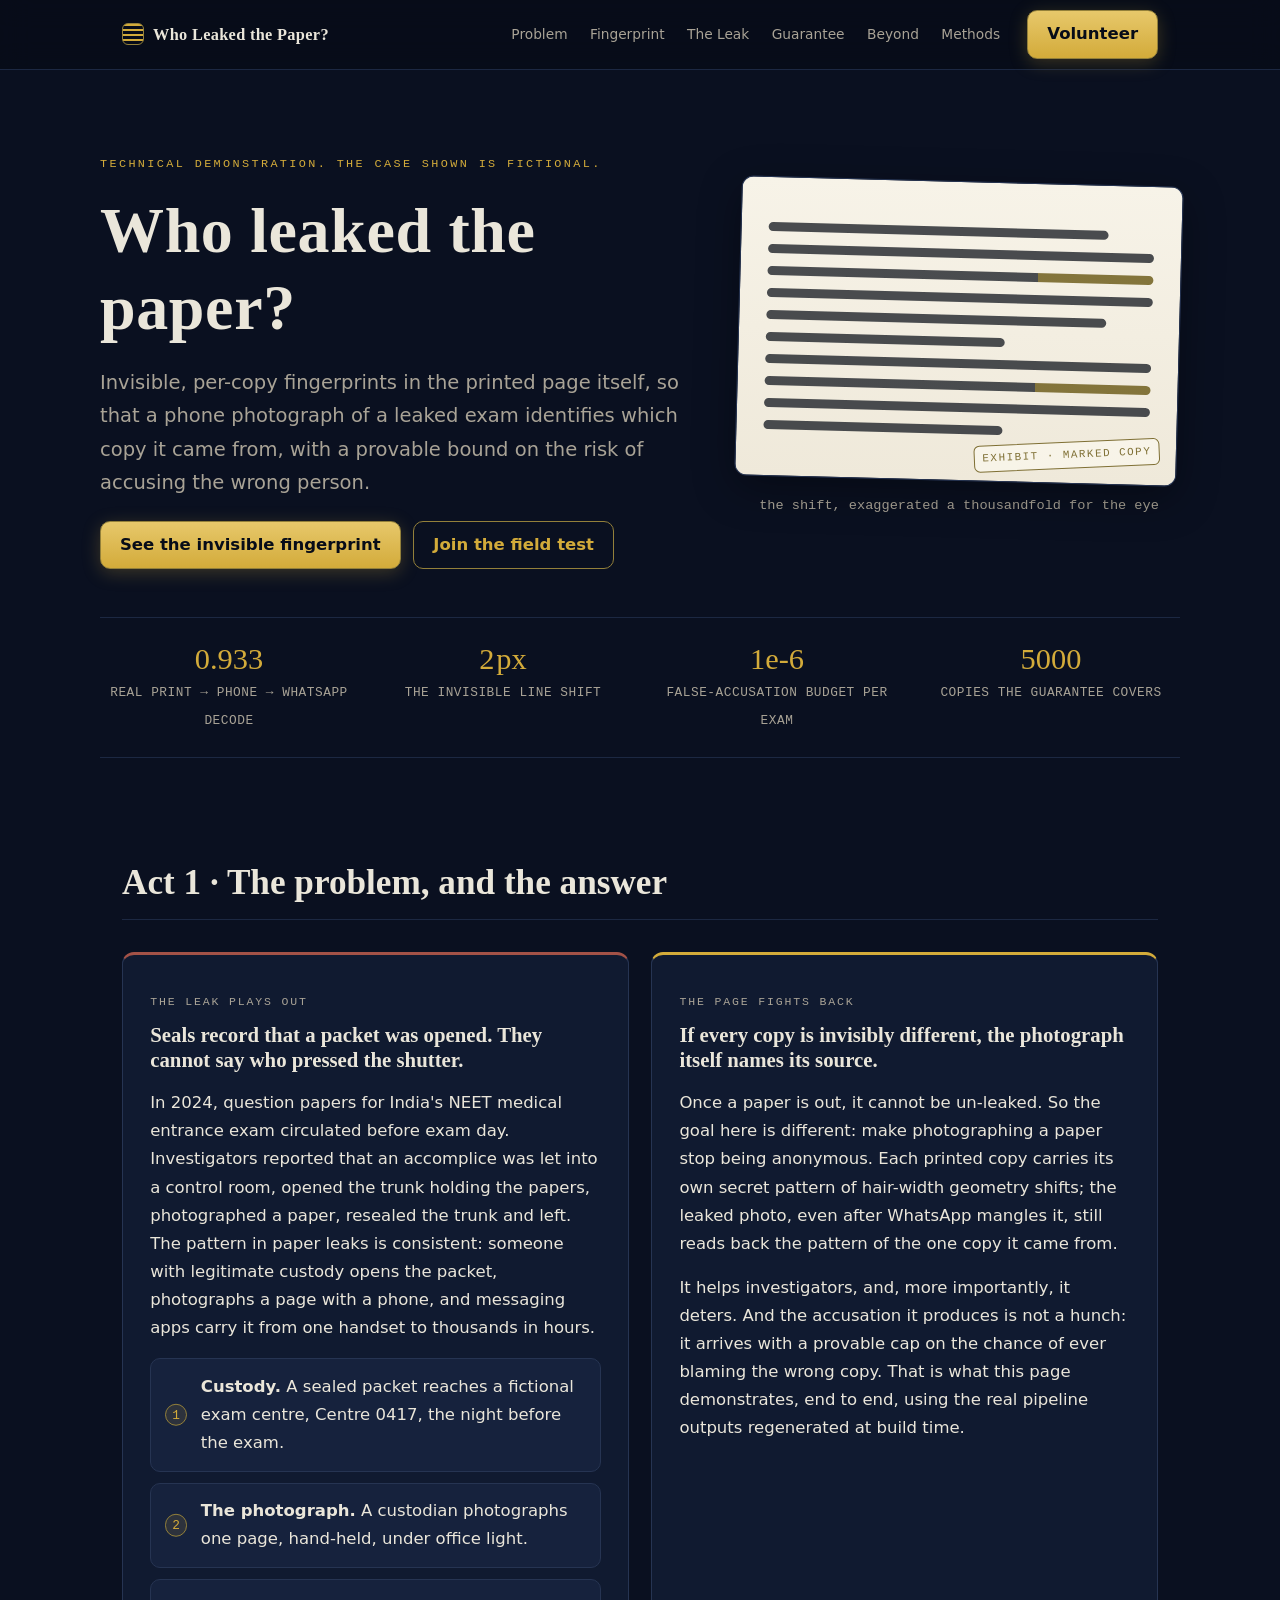
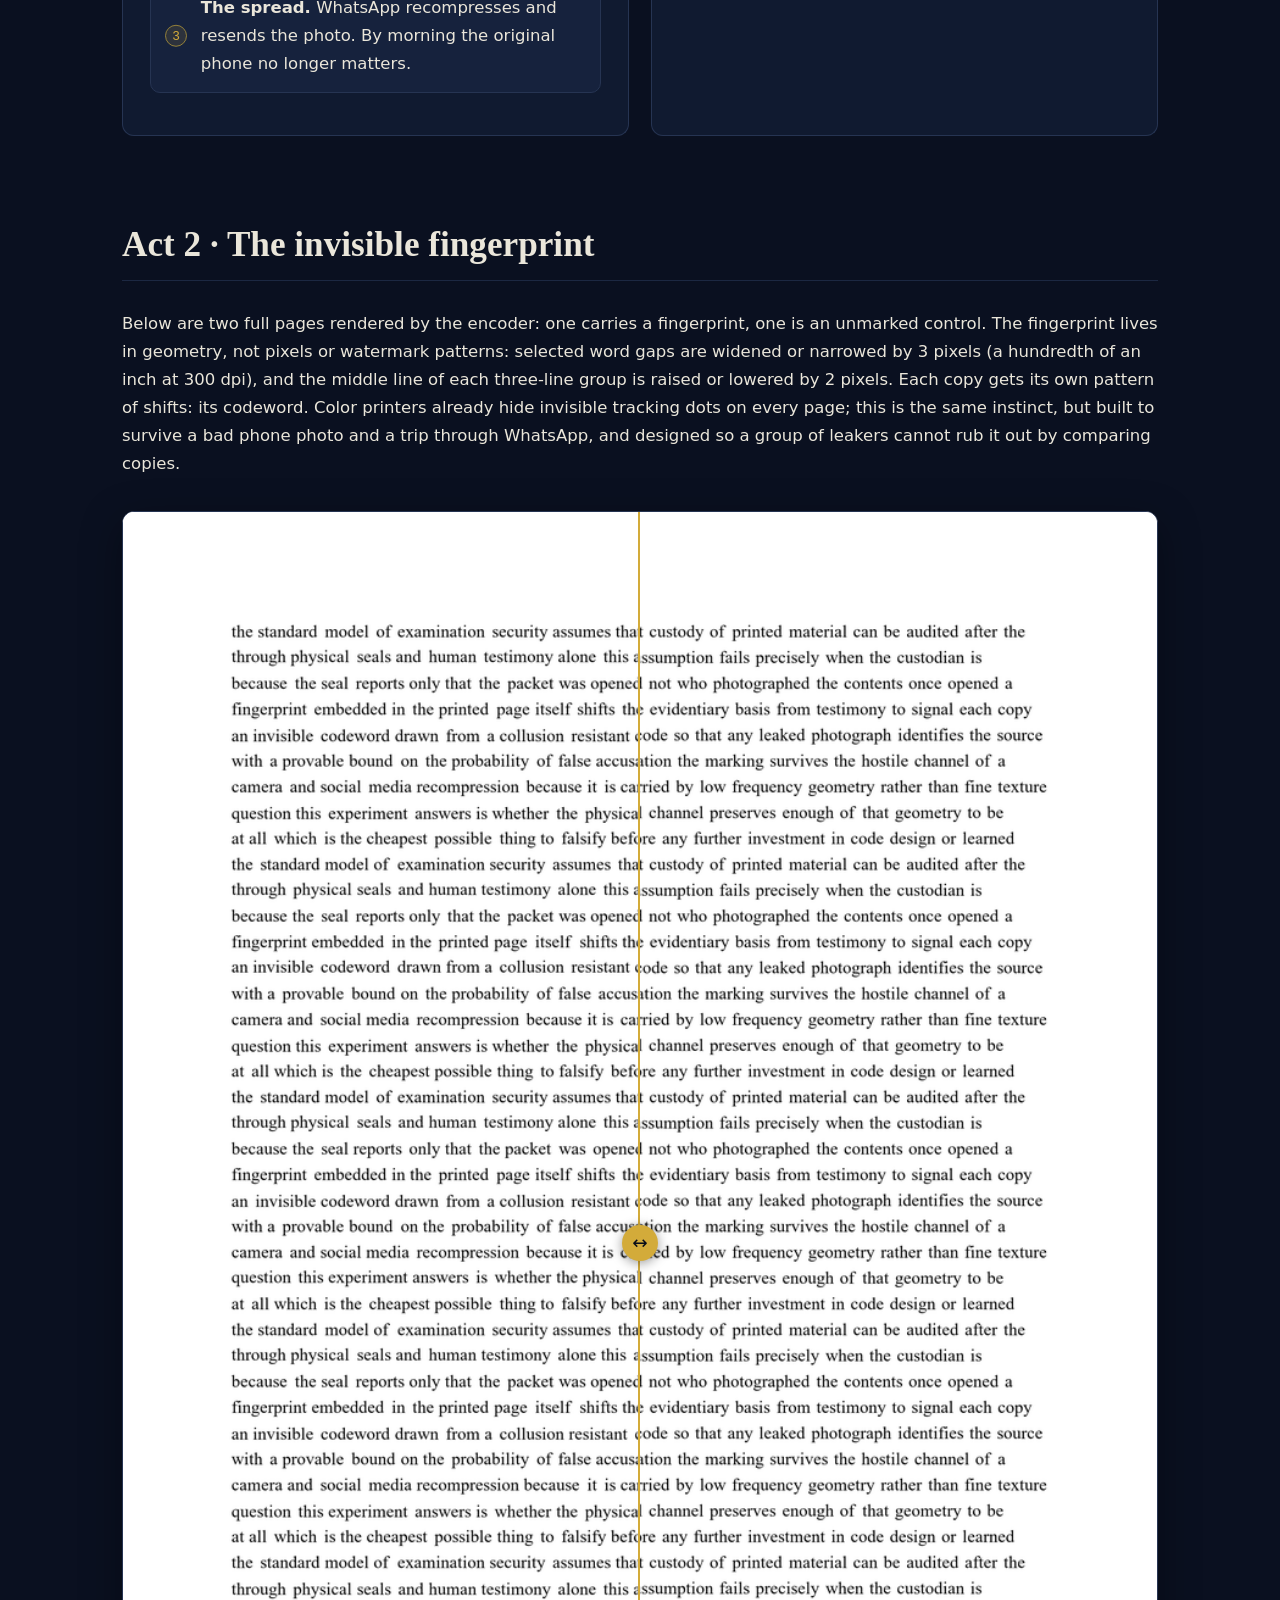
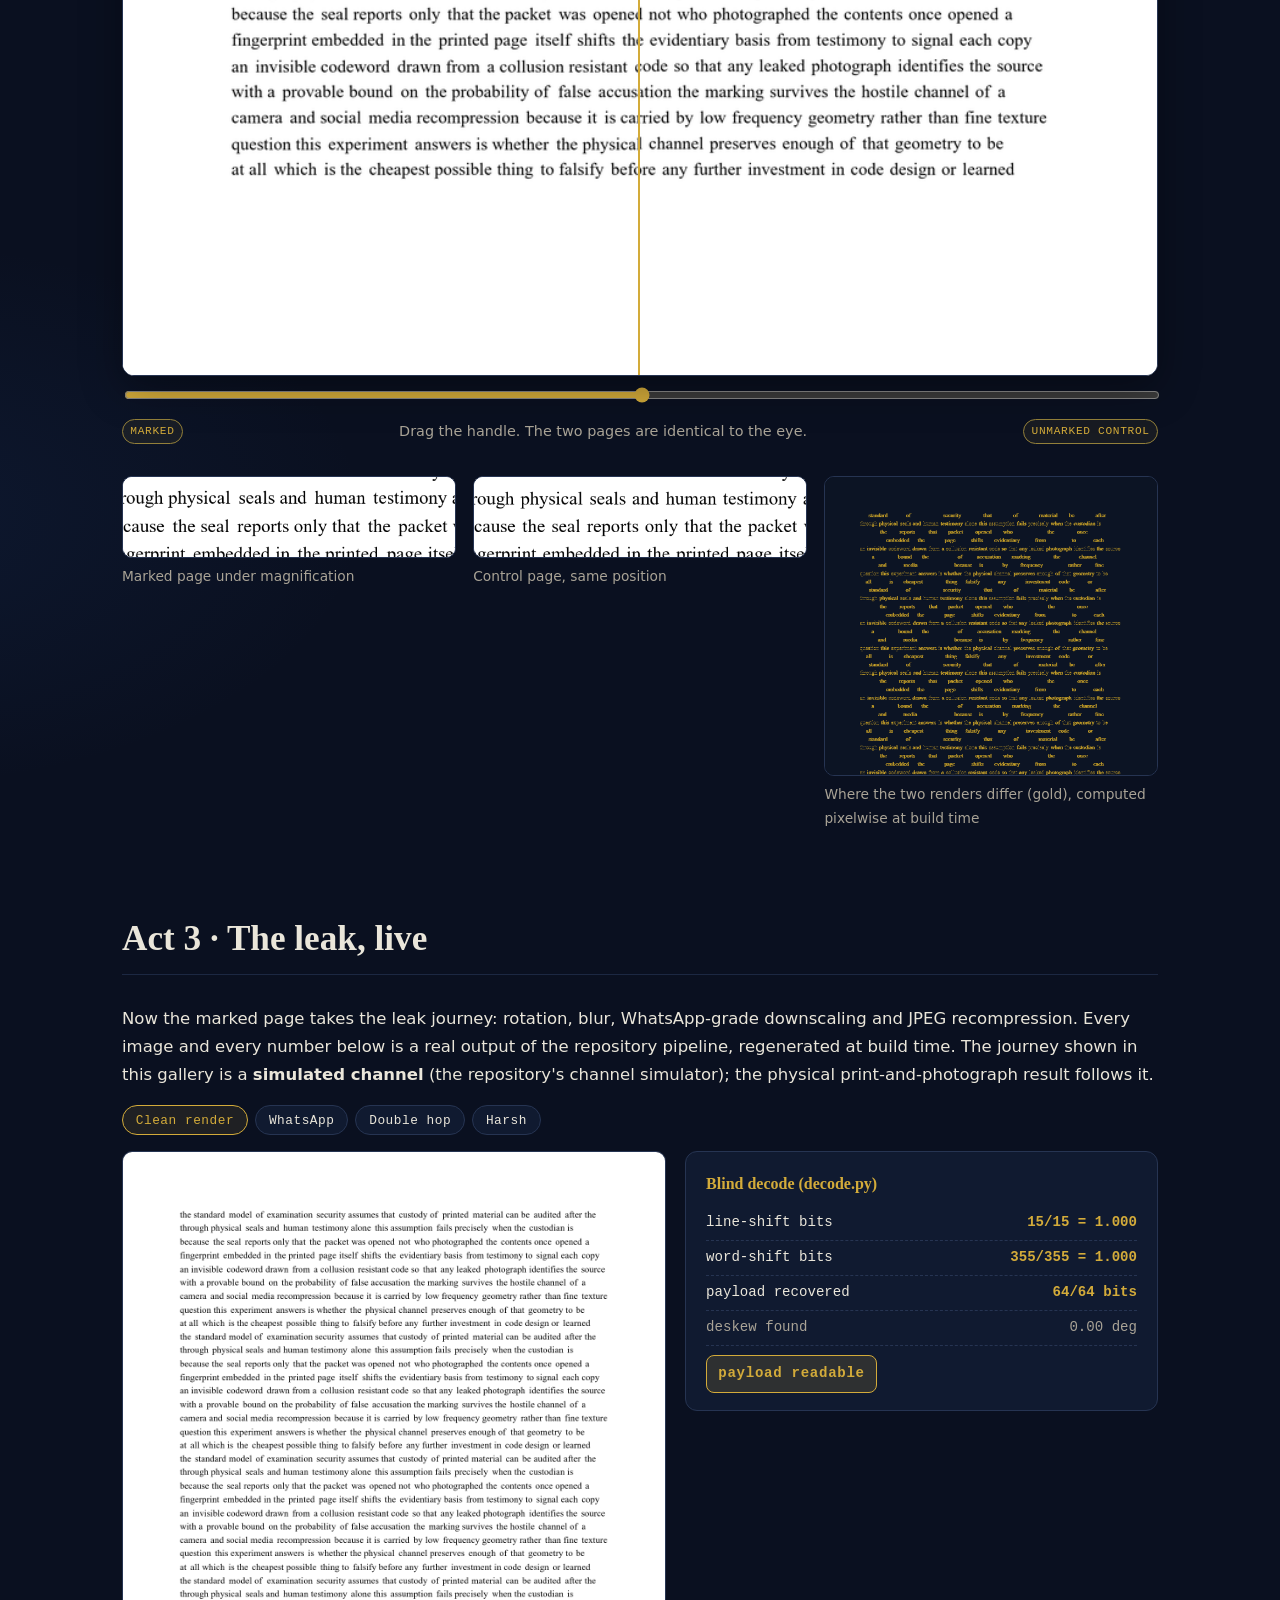
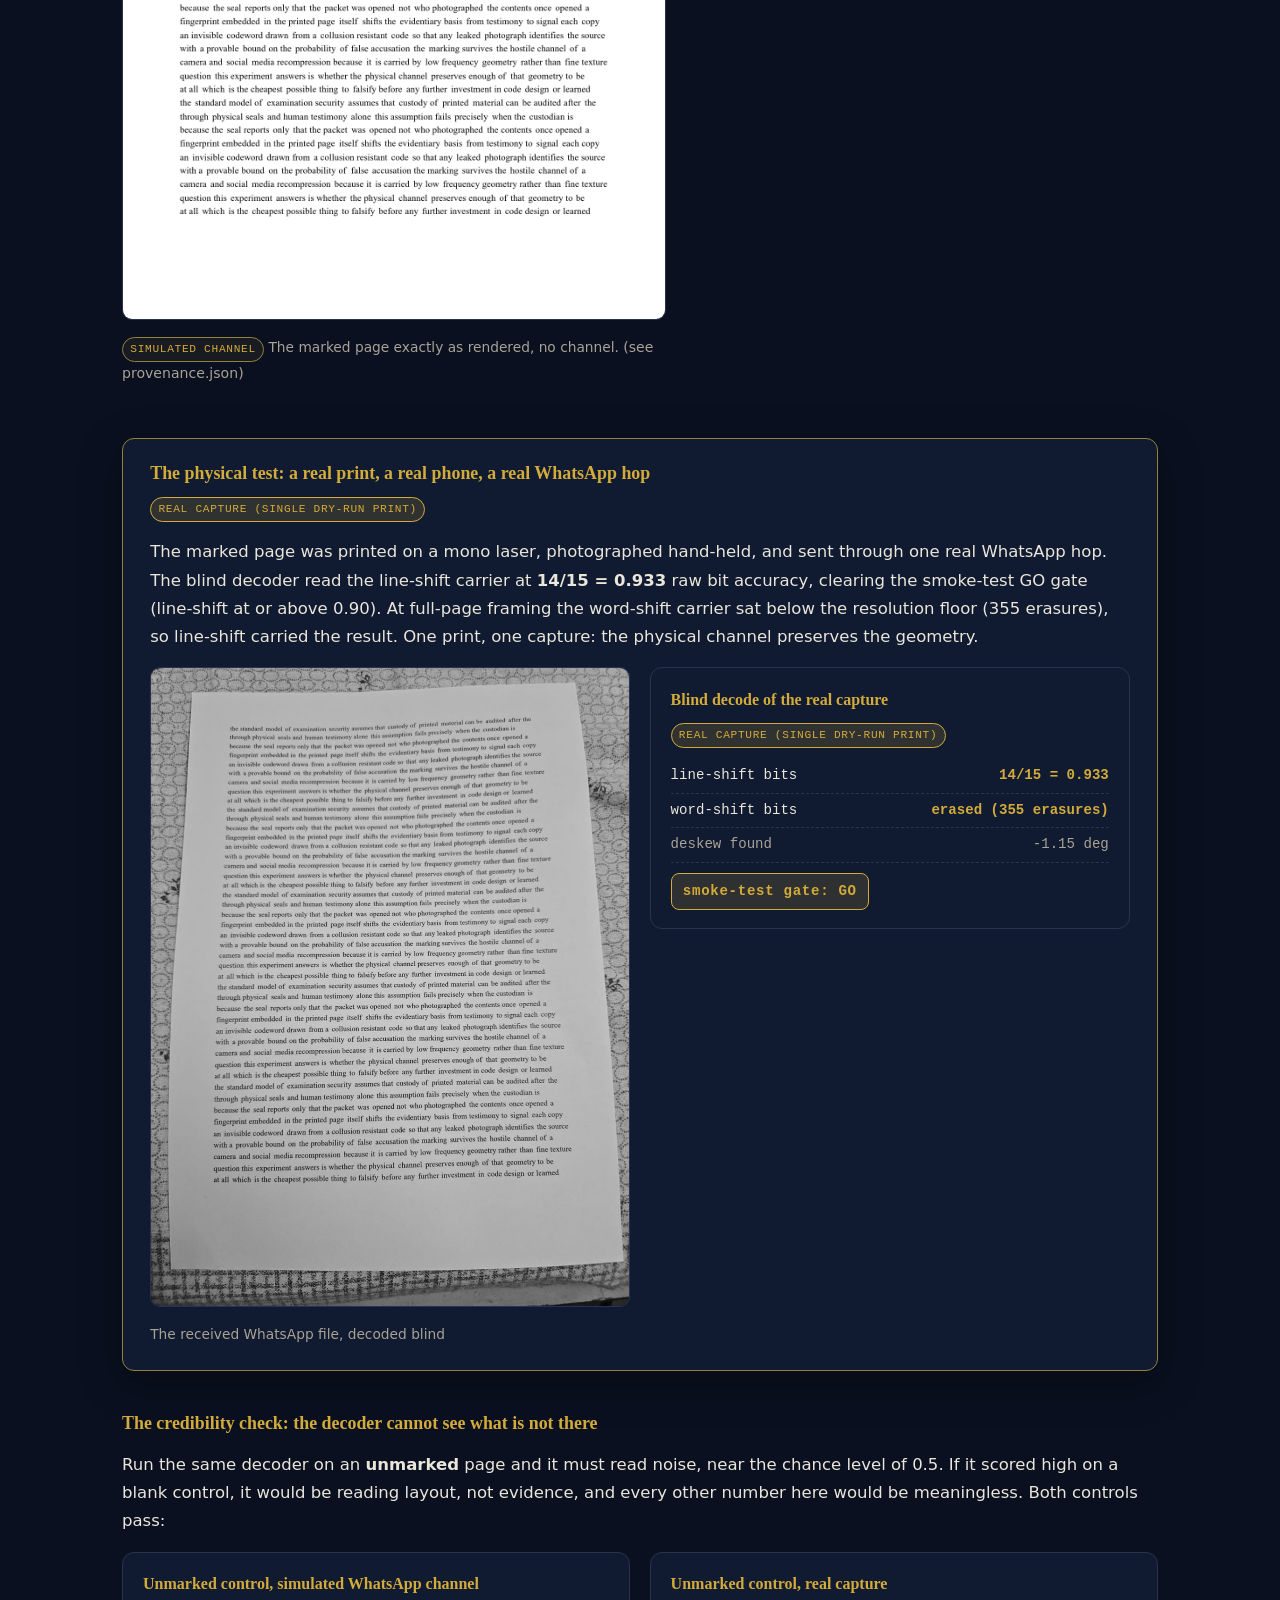
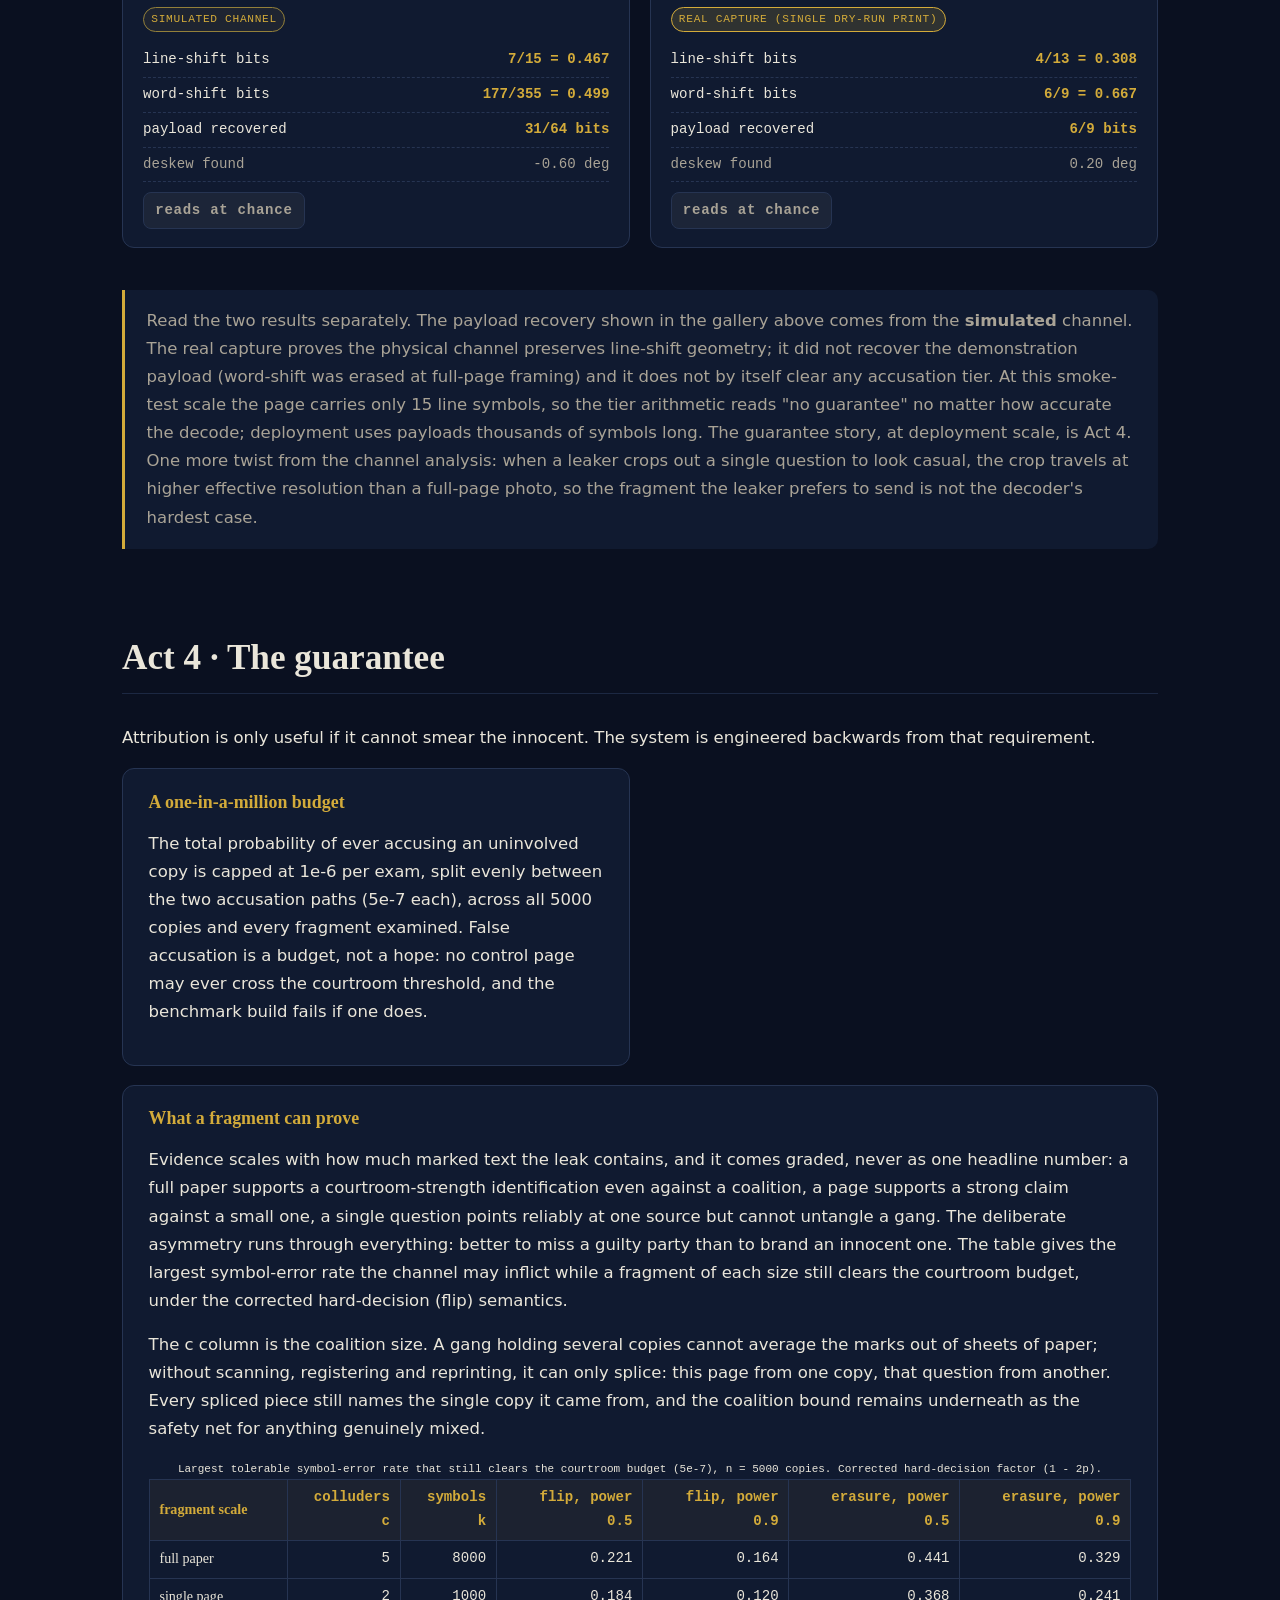
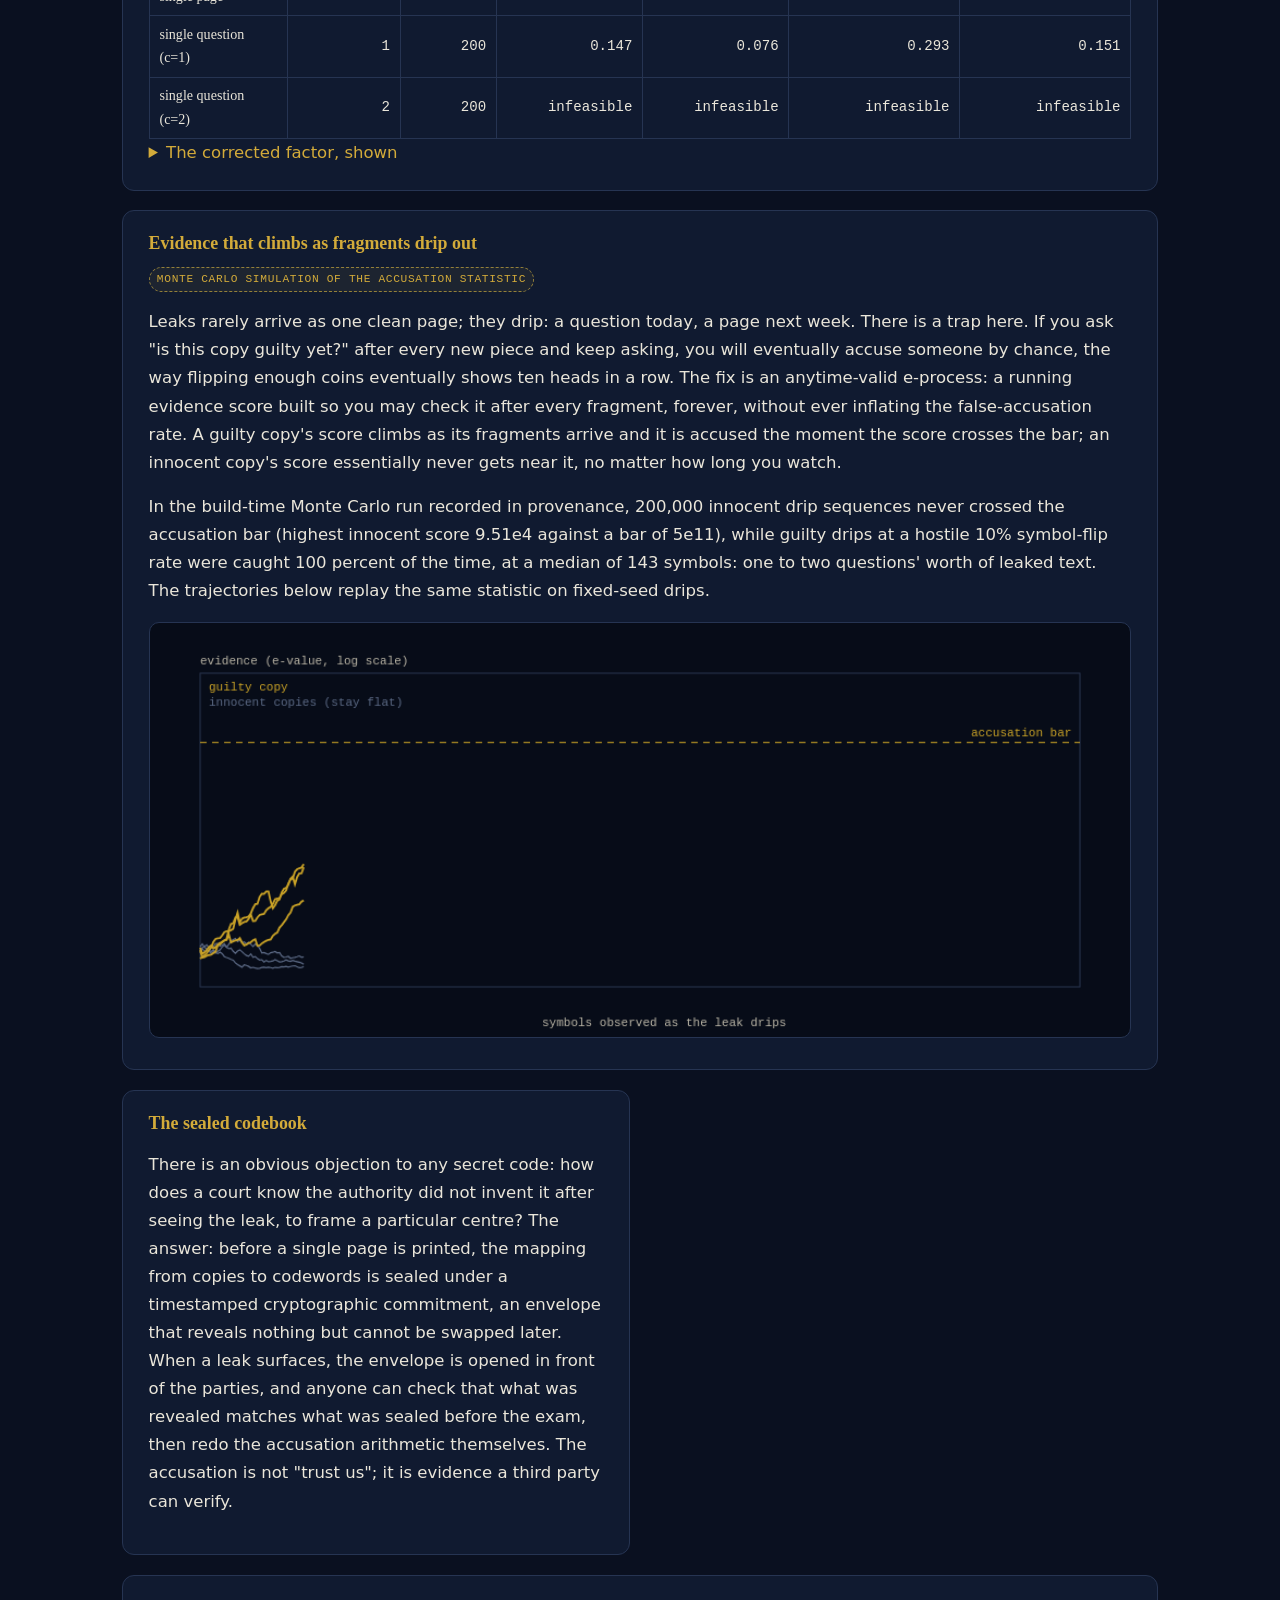
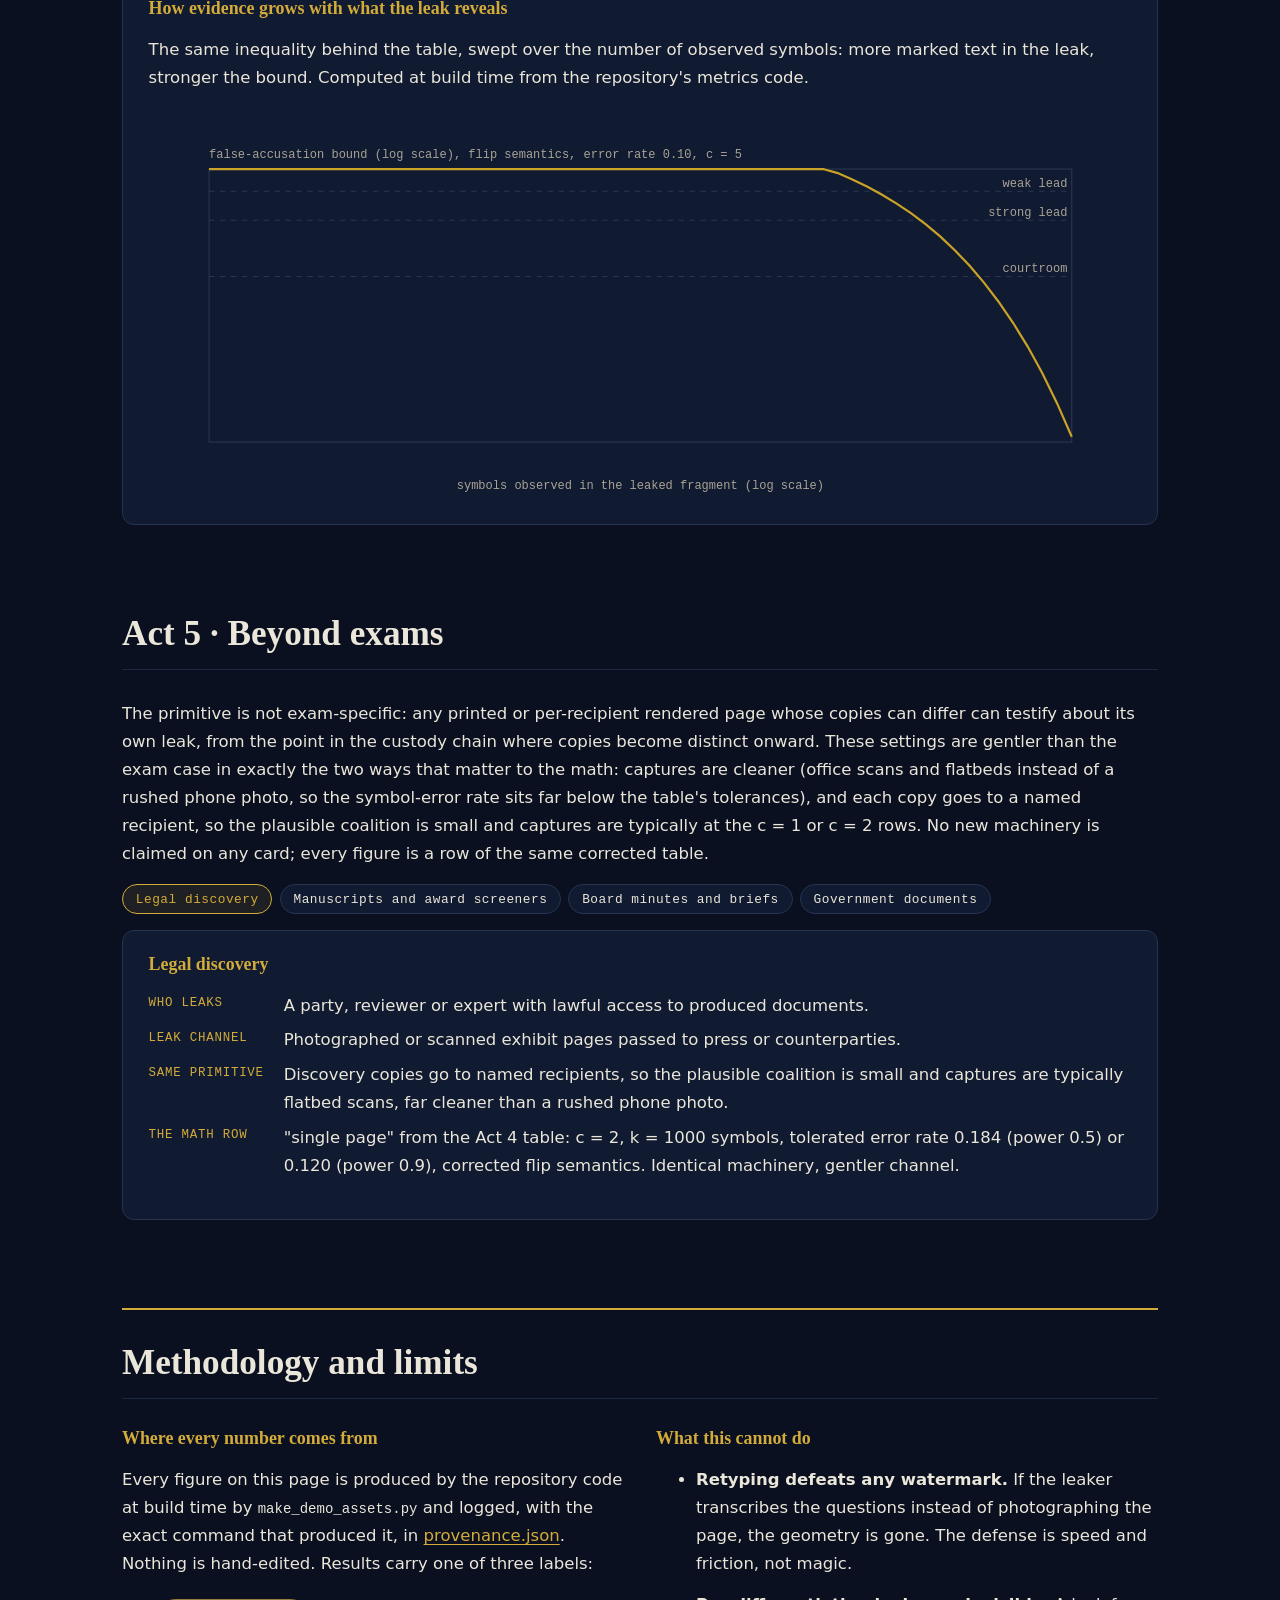
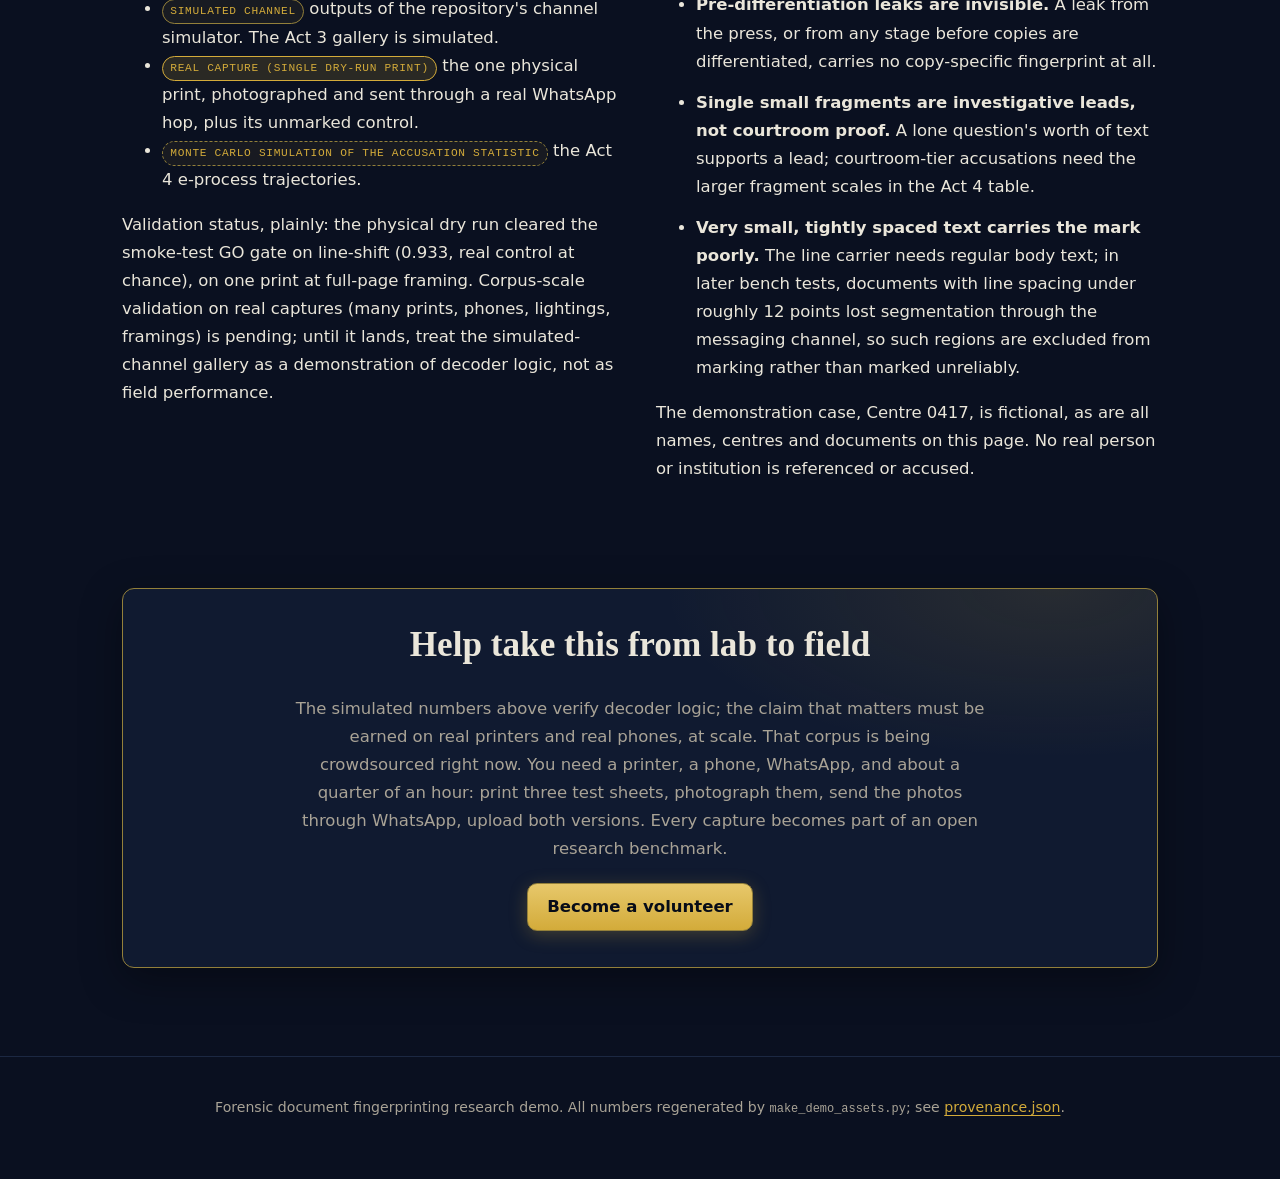
<file: demo/index.html>
<!-- SPDX-License-Identifier: Apache-2.0 -->
<!DOCTYPE html>
<html lang="en">
<head>
<meta charset="utf-8">
<meta name="viewport" content="width=device-width, initial-scale=1">
<title>Who Leaked the Paper? A Forensic Fingerprinting Demonstration</title>
<link rel="stylesheet" href="styles.css">
</head>
<body>

<nav class="topnav" aria-label="Site">
  <div class="topnav-inner">
    <a class="brand" href="#act1"><span class="brand-mark" aria-hidden="true"></span>
      Who Leaked the Paper?</a>
    <div class="links">
      <a href="#problem">Problem</a>
      <a href="#act2">Fingerprint</a>
      <a href="#act3">The Leak</a>
      <a href="#act4">Guarantee</a>
      <a href="#act5">Beyond</a>
      <a href="#methodology">Methods</a>
    </div>
    <a class="btn" href="volunteer.html">Volunteer</a>
  </div>
</nav>

<header class="hero shell" id="act1">
  <div class="hero-grid">
    <div>
      <p class="kicker">Technical demonstration. The case shown is fictional.</p>
      <h1>Who leaked the paper?</h1>
      <p class="lede">
        Invisible, per-copy fingerprints in the printed page itself, so that a
        phone photograph of a leaked exam identifies which copy it came from,
        with a provable bound on the risk of accusing the wrong person.
      </p>
      <div class="hero-ctas">
        <a class="btn" href="#act2">See the invisible fingerprint</a>
        <a class="btn btn-ghost" href="volunteer.html">Join the field test</a>
      </div>
    </div>
    <div>
      <div class="exhibit" role="img"
           aria-label="Stylized document whose middle line of text shifts subtly while a scan beam sweeps across it">
        <div class="docline mid"></div>
        <div class="docline"></div>
        <div class="docline shifty"></div>
        <div class="docline"></div>
        <div class="docline mid"></div>
        <div class="docline short"></div>
        <div class="docline"></div>
        <div class="docline shifty"></div>
        <div class="docline"></div>
        <div class="docline short"></div>
        <div class="scanbeam"></div>
        <div class="stamp">exhibit &middot; marked copy</div>
      </div>
      <p class="exhibit-cap">the shift, exaggerated a thousandfold for the eye</p>
    </div>
  </div>

  <div class="statband" aria-label="Headline figures, regenerated at build time">
    <div class="stat-cell">
      <span class="stat-num"><span data-num="real_marked_line_acc" data-fmt="acc3"></span></span>
      <span class="stat-lbl">real print &rarr; phone &rarr; WhatsApp decode</span>
    </div>
    <div class="stat-cell">
      <span class="stat-num"><span data-num="const_line_shift_px"></span>&hairsp;px</span>
      <span class="stat-lbl">the invisible line shift</span>
    </div>
    <div class="stat-cell">
      <span class="stat-num"><span data-num="budget_total" data-fmt="sci"></span></span>
      <span class="stat-lbl">false-accusation budget per exam</span>
    </div>
    <div class="stat-cell">
      <span class="stat-num"><span data-num="tier_n" data-fmt="int"></span></span>
      <span class="stat-lbl">copies the guarantee covers</span>
    </div>
  </div>
</header>

<main>

<section id="problem">
  <h2>Act 1 &middot; The problem, and the answer</h2>
  <div class="split">
    <div class="panel problem-panel">
      <p class="panel-tag">the leak plays out</p>
      <h3>Seals record that a packet was opened. They cannot say who
        pressed the shutter.</h3>
      <p>
        In 2024, question papers for India's NEET medical entrance exam
        circulated before exam day. Investigators reported that an accomplice
        was let into a control room, opened the trunk holding the papers,
        photographed a paper, resealed the trunk and left. The pattern in
        paper leaks is consistent: someone with legitimate custody opens the
        packet, photographs a page with a phone, and messaging apps carry it
        from one handset to thousands in hours.
      </p>
      <ol class="chain">
        <li><strong>Custody.</strong> A sealed packet reaches a fictional exam
          centre, Centre 0417, the night before the exam.</li>
        <li><strong>The photograph.</strong> A custodian photographs one page,
          hand-held, under office light.</li>
        <li><strong>The spread.</strong> WhatsApp recompresses and resends the
          photo. By morning the original phone no longer matters.</li>
      </ol>
    </div>
    <div class="panel solution-panel">
      <p class="panel-tag">the page fights back</p>
      <h3>If every copy is invisibly different, the photograph itself names
        its source.</h3>
      <p>
        Once a paper is out, it cannot be un-leaked. So the goal here is
        different: make photographing a paper stop being anonymous. Each
        printed copy carries its own secret pattern of hair-width geometry
        shifts; the leaked photo, even after WhatsApp mangles it, still
        reads back the pattern of the one copy it came from.
      </p>
      <p>
        It helps investigators, and, more importantly, it deters. And the
        accusation it produces is not a hunch: it arrives with a provable
        cap on the chance of ever blaming the wrong copy. That is what this
        page demonstrates, end to end, using the real pipeline outputs
        regenerated at build time.
      </p>
    </div>
  </div>
</section>

<section id="act2">
  <h2>Act 2 &middot; The invisible fingerprint</h2>
  <p>
    Below are two full pages rendered by the encoder: one carries a
    fingerprint, one is an unmarked control. The fingerprint lives in
    geometry, not pixels or watermark patterns: selected word gaps are
    widened or narrowed by <span data-num="const_word_shift_px"></span>
    pixels (a hundredth of an inch at
    <span data-num="const_dpi"></span> dpi), and the middle line of each
    three-line group is raised or lowered by
    <span data-num="const_line_shift_px"></span> pixels. Each copy gets its
    own pattern of shifts: its codeword. Color printers already hide
    invisible tracking dots on every page; this is the same instinct, but
    built to survive a bad phone photo and a trip through WhatsApp, and
    designed so a group of leakers cannot rub it out by comparing copies.
  </p>

  <figure class="compare" id="compare">
    <div class="compare-stage">
      <img src="assets/control_web.png" alt="Unmarked control page, full view">
      <div class="compare-top">
        <img src="assets/marked_web.png" alt="Fingerprinted page, full view. Identical to the eye.">
      </div>
      <div class="compare-handle"></div>
    </div>
    <input type="range" min="0" max="100" value="50"
           aria-label="Reveal slider between marked and unmarked page">
    <figcaption>
      <span class="tag tag-left">marked</span>
      Drag the handle. The two pages are identical to the eye.
      <span class="tag tag-right">unmarked control</span>
    </figcaption>
  </figure>

  <div class="zoomrow">
    <figure>
      <div class="zoombox"><img src="assets/zoom_marked.png"
        alt="Magnified crop of the fingerprinted page showing shifted word gaps and a shifted baseline"></div>
      <figcaption>Marked page under magnification</figcaption>
    </figure>
    <figure>
      <div class="zoombox"><img src="assets/zoom_control.png"
        alt="Magnified crop of the unmarked control page at the same position"></div>
      <figcaption>Control page, same position</figcaption>
    </figure>
    <figure>
      <div class="zoombox"><img src="assets/diff_map.png"
        alt="Pixel difference map between marked and control renders; gold marks where they differ"></div>
      <figcaption>Where the two renders differ (gold), computed pixelwise
        at build time</figcaption>
    </figure>
  </div>
</section>

<section id="act3">
  <h2>Act 3 &middot; The leak, live</h2>
  <p>
    Now the marked page takes the leak journey: rotation, blur, WhatsApp-grade
    downscaling and JPEG recompression. Every image and every number below is
    a real output of the repository pipeline, regenerated at build time. The
    journey shown in this gallery is a <strong>simulated channel</strong>
    (the repository's channel simulator); the physical print-and-photograph
    result follows it.
  </p>

  <div class="gallery">
    <div class="tabs" role="tablist" id="channel-tabs"></div>
    <div class="gallery-body">
      <figure class="gallery-img">
        <img id="gallery-image" src="assets/ch_wa_marked.jpg"
             alt="Marked page after the selected simulated channel">
        <figcaption id="gallery-caption" class="labelline"></figcaption>
      </figure>
      <div class="decode-panel" id="decode-panel"></div>
    </div>
  </div>

  <div class="realcap">
    <h3>The physical test: a real print, a real phone, a real WhatsApp hop</h3>
    <p class="labelline"><span class="tag tag-real">real capture
      (single dry-run print)</span></p>
    <p>
      The marked page was printed on a mono laser, photographed hand-held,
      and sent through one real WhatsApp hop. The blind decoder read the
      line-shift carrier at
      <strong><span data-real="marked" data-field="line_frac"></span> =
      <span data-num="real_marked_line_acc" data-fmt="acc3"></span></strong>
      raw bit accuracy, clearing the smoke-test GO gate (line-shift at or
      above <span data-num="go_line_thresh" data-fmt="acc2"></span>). At
      full-page framing the word-shift carrier sat below the resolution
      floor (<span data-num="real_marked_erasures"></span> erasures), so
      line-shift carried the result. One print, one capture: the physical
      channel preserves the geometry.
    </p>
    <div class="realgrid">
      <figure>
        <img src="assets/real_received_web.jpg"
             alt="Real WhatsApp capture of the printed marked page, real capture (single dry-run print)">
        <figcaption>The received WhatsApp file,
          decoded blind</figcaption>
      </figure>
      <div class="scorecard" id="real-marked-card"></div>
    </div>
  </div>

  <div class="controlcheck">
    <h3>The credibility check: the decoder cannot see what is not there</h3>
    <p>
      Run the same decoder on an <strong>unmarked</strong> page and it must
      read noise, near the chance level of
      <span data-num="chance_level" data-fmt="acc1"></span>. If it scored
      high on a blank control, it would be reading layout, not evidence,
      and every other number here would be meaningless. Both controls pass:
    </p>
    <div class="ctrlgrid">
      <div class="scorecard" id="ctrl-sim-card"></div>
      <div class="scorecard" id="ctrl-real-card"></div>
    </div>
  </div>

  <aside class="honesty">
    <p>
      Read the two results separately. The payload recovery shown in the
      gallery above comes from the <strong>simulated</strong> channel. The
      real capture proves the physical channel preserves line-shift
      geometry; it did not recover the demonstration payload (word-shift was
      erased at full-page framing) and it does not by itself clear any
      accusation tier. At this smoke-test scale the page carries only
      <span data-num="page_line_bits"></span> line symbols, so the tier
      arithmetic reads "no guarantee" no matter how accurate the decode;
      deployment uses payloads thousands of symbols long. The guarantee
      story, at deployment scale, is Act 4. One more twist from the channel
      analysis: when a leaker crops out a single question to look casual,
      the crop travels at higher effective resolution than a full-page
      photo, so the fragment the leaker prefers to send is not the
      decoder's hardest case.
    </p>
  </aside>
</section>

<section id="act4">
  <h2>Act 4 &middot; The guarantee</h2>
  <p>
    Attribution is only useful if it cannot smear the innocent. The system
    is engineered backwards from that requirement.
  </p>

  <div class="cards">
    <article class="card">
      <h3>A one-in-a-million budget</h3>
      <p>
        The total probability of ever accusing an uninvolved copy is capped
        at <span data-num="budget_total" data-fmt="sci"></span> per exam,
        split evenly between the two accusation paths
        (<span data-num="budget_split" data-fmt="sci"></span> each), across
        all <span data-num="tier_n" data-fmt="int"></span> copies and every
        fragment examined. False accusation is a budget, not a hope: no
        control page may ever cross the courtroom threshold, and the
        benchmark build fails if one does.
      </p>
    </article>

    <article class="card card-wide">
      <h3>What a fragment can prove</h3>
      <p>
        Evidence scales with how much marked text the leak contains, and it
        comes graded, never as one headline number: a full paper supports a
        courtroom-strength identification even against a coalition, a page
        supports a strong claim against a small one, a single question
        points reliably at one source but cannot untangle a gang. The
        deliberate asymmetry runs through everything: better to miss a
        guilty party than to brand an innocent one. The table gives the
        largest symbol-error rate the channel may inflict while a fragment
        of each size still clears the courtroom budget, under the corrected
        hard-decision (flip) semantics.
      </p>
      <p>
        The c column is the coalition size. A gang holding several copies
        cannot average the marks out of sheets of paper; without scanning,
        registering and reprinting, it can only splice: this page from one
        copy, that question from another. Every spliced piece still names
        the single copy it came from, and the coalition bound remains
        underneath as the safety net for anything genuinely mixed.
      </p>
      <div id="tier-table"></div>
      <details class="fixnote">
        <summary>The corrected factor, shown</summary>
        <p>
          Earlier tables used the erasure factor (1 - p) for a channel that
          flips symbols. A flipped symbol does not just fail to help, it
          votes against the truth, so the correct factor is (1 - 2p). The
          table above is computed with the corrected factor; the code that
          enforces it:
        </p>
        <pre id="fix-source"></pre>
      </details>
    </article>

    <article class="card card-wide" id="eprocess-card">
      <h3>Evidence that climbs as fragments drip out</h3>
      <p class="labelline"><span class="tag tag-mc">Monte Carlo simulation
        of the accusation statistic</span></p>
      <p>
        Leaks rarely arrive as one clean page; they drip: a question today,
        a page next week. There is a trap here. If you ask "is this copy
        guilty yet?" after every new piece and keep asking, you will
        eventually accuse someone by chance, the way flipping enough coins
        eventually shows ten heads in a row. The fix is an anytime-valid
        e-process: a running evidence score built so you may check it after
        every fragment, forever, without ever inflating the false-accusation
        rate. A guilty copy's score climbs as its fragments arrive and it is
        accused the moment the score crosses the bar; an innocent copy's
        score essentially never gets near it, no matter how long you watch.
      </p>
      <p>
        In the build-time Monte Carlo run recorded in provenance,
        <span data-num="ep_selftest_innocent_n" data-fmt="grp"></span>
        innocent drip sequences never crossed the accusation bar (highest
        innocent score
        <span data-num="ep_selftest_max_innocent" data-fmt="sci2"></span>
        against a bar of <span data-num="ep_bar" data-fmt="sci"></span>),
        while guilty drips at a hostile
        <span data-num="ep_flip_p" data-fmt="pct0"></span> symbol-flip rate
        were caught <span data-num="ep_detected_pct" data-fmt="int"></span>
        percent of the time, at a median of
        <span data-num="ep_median_symbols"></span> symbols: one to two
        questions' worth of leaked text. The trajectories below replay the
        same statistic on fixed-seed drips.
      </p>
      <canvas id="eprocess-canvas" width="900" height="380"
              aria-label="E-process evidence trajectories, Monte Carlo simulation of the accusation statistic"></canvas>
      <p class="pending" id="eprocess-pending" hidden>
        E-process asset not built yet (stage0/eprocess.py pending). Re-run
        make_demo_assets.py once it is supplied.
      </p>
    </article>

    <article class="card">
      <h3>The sealed codebook</h3>
      <p>
        There is an obvious objection to any secret code: how does a court
        know the authority did not invent it after seeing the leak, to frame
        a particular centre? The answer: before a single page is printed,
        the mapping from copies to codewords is sealed under a timestamped
        cryptographic commitment, an envelope that reveals nothing but
        cannot be swapped later. When a leak surfaces, the envelope is
        opened in front of the parties, and anyone can check that what was
        revealed matches what was sealed before the exam, then redo the
        accusation arithmetic themselves. The accusation is not "trust us";
        it is evidence a third party can verify.
      </p>
    </article>

    <article class="card card-wide">
      <h3>How evidence grows with what the leak reveals</h3>
      <p>
        The same inequality behind the table, swept over the number of
        observed symbols: more marked text in the leak, stronger the bound.
        Computed at build time from the repository's metrics code.
      </p>
      <div id="evidence-curve"></div>
    </article>
  </div>
</section>

<section id="act5">
  <h2>Act 5 &middot; Beyond exams</h2>
  <p>
    The primitive is not exam-specific: any printed or per-recipient
    rendered page whose copies can differ can testify about its own leak,
    from the point in the custody chain where copies become distinct
    onward. These settings are gentler than the exam case in exactly the
    two ways that matter to the math: captures are cleaner (office scans
    and flatbeds instead of a rushed phone photo, so the symbol-error rate
    sits far below the table's tolerances), and each copy goes to a named
    recipient, so the plausible coalition is small and captures are
    typically at the c = 1 or c = 2 rows. No new machinery is claimed on
    any card; every figure is a row of the same corrected table.
  </p>
  <div class="tabs" role="tablist" id="industry-tabs"></div>
  <div class="card card-wide industry" id="industry-card"></div>
</section>

<section id="methodology">
  <h2>Methodology and limits</h2>
  <div class="method-grid">
    <div>
      <h3>Where every number comes from</h3>
      <p>
        Every figure on this page is produced by the repository code at
        build time by <code>make_demo_assets.py</code> and logged, with the
        exact command that produced it, in
        <a href="assets/provenance.json">provenance.json</a>. Nothing is
        hand-edited. Results carry one of three labels:
      </p>
      <ul>
        <li><span class="tag">simulated channel</span> outputs of the
          repository's channel simulator. The Act 3 gallery is simulated.</li>
        <li><span class="tag tag-real">real capture (single dry-run
          print)</span> the one physical print, photographed and sent
          through a real WhatsApp hop, plus its unmarked control.</li>
        <li><span class="tag tag-mc">Monte Carlo simulation of the
          accusation statistic</span> the Act 4 e-process trajectories.</li>
      </ul>
      <p>
        Validation status, plainly: the physical dry run cleared the
        smoke-test GO gate on line-shift
        (<span data-num="real_marked_line_acc" data-fmt="acc3"></span>, real
        control at chance), on one print at full-page framing. Corpus-scale
        validation on real captures (many prints, phones, lightings,
        framings) is pending; until it lands, treat the simulated-channel
        gallery as a demonstration of decoder logic, not as field
        performance.
      </p>
    </div>
    <div>
      <h3>What this cannot do</h3>
      <ul class="limits">
        <li><strong>Retyping defeats any watermark.</strong> If the leaker
          transcribes the questions instead of photographing the page, the
          geometry is gone. The defense is speed and friction, not magic.</li>
        <li><strong>Pre-differentiation leaks are invisible.</strong> A leak
          from the press, or from any stage before copies are
          differentiated, carries no copy-specific fingerprint at all.</li>
        <li><strong>Single small fragments are investigative leads, not
          courtroom proof.</strong> A lone question's worth of text supports
          a lead; courtroom-tier accusations need the larger fragment scales
          in the Act 4 table.</li>
        <li><strong>Very small, tightly spaced text carries the mark
          poorly.</strong> The line carrier needs regular body text; in
          later bench tests, documents with line spacing under roughly
          12 points lost segmentation through the messaging channel, so
          such regions are excluded from marking rather than marked
          unreliably.</li>
      </ul>
      <p>
        The demonstration case, Centre 0417, is fictional, as are all
        names, centres and documents on this page. No real person or
        institution is referenced or accused.
      </p>
    </div>
  </div>
</section>

<section id="volunteer-cta">
  <div class="volcta">
    <h2>Help take this from lab to field</h2>
    <p>
      The simulated numbers above verify decoder logic; the claim that
      matters must be earned on real printers and real phones, at scale.
      That corpus is being crowdsourced right now. You need a printer, a
      phone, WhatsApp, and about a quarter of an hour: print three test
      sheets, photograph them, send the photos through WhatsApp, upload
      both versions. Every capture becomes part of an open research
      benchmark.
    </p>
    <a class="btn" href="volunteer.html">Become a volunteer</a>
  </div>
</section>

</main>

<footer>
  <p>Forensic document fingerprinting research demo. All numbers regenerated
     by <code>make_demo_assets.py</code>; see
     <a href="assets/provenance.json">provenance.json</a>.</p>
</footer>

<script src="app.js"></script>
</body>
</html>
</file>
<file: demo/styles.css>
/* SPDX-License-Identifier: Apache-2.0 */
/* Evidence-room, modernized: deep navy surface system, single gold accent,
   editorial serif display over a clean sans UI voice. */

:root {
  --navy-0: #070c18;
  --navy: #0a1020;
  --navy-2: #101a30;
  --navy-3: #16223d;
  --ink: #eae6da;
  --ink-dim: #a9a396;
  --gold: #d3ab3a;
  --gold-soft: #e7c86b;
  --gold-dim: #93803a;
  --line: #263452;
  --line-soft: #1c2842;
  --good: #66c28a;
  --mono: "SF Mono", "Cascadia Code", Consolas, monospace;
  --sans: "Segoe UI", system-ui, -apple-system, "Helvetica Neue", Arial, sans-serif;
  --serif: Georgia, "Times New Roman", serif;
  --radius: 12px;
  --shadow: 0 12px 40px rgba(0, 0, 0, .35);
  --maxw: 1080px;
}

* { box-sizing: border-box; }
html { scroll-behavior: smooth; scroll-padding-top: 4.5rem; }

body {
  margin: 0;
  color: var(--ink);
  font: 16.5px/1.7 var(--sans);
  background:
    radial-gradient(1200px 600px at 85% -10%, rgba(211, 171, 58, .07), transparent 60%),
    radial-gradient(900px 500px at -10% 30%, rgba(38, 82, 158, .12), transparent 55%),
    var(--navy);
}

h1, h2, h3 { font-family: var(--serif); font-weight: 600; line-height: 1.2; }
h1 { font-size: clamp(2.4rem, 6vw, 4rem); margin: .3em 0; letter-spacing: .01em; }
h2 { font-size: clamp(1.6rem, 4vw, 2.2rem); margin-top: 0; }
h3 { font-size: 1.12rem; color: var(--gold); margin: 0 0 .45em; }

a { color: var(--gold); text-underline-offset: 3px; }
a:hover { color: var(--gold-soft); }
code, pre { font-family: var(--mono); font-size: .85em; }
pre {
  background: var(--navy-0); border: 1px solid var(--line); padding: .9em 1em;
  overflow-x: auto; border-radius: 8px;
}

main, .shell { max-width: var(--maxw); margin: 0 auto; padding: 0 22px; }
section { margin: 5.5rem auto; }

/* section headers get a small forensic index chip */
section > h2 {
  display: flex; align-items: baseline; gap: .7em;
  border-bottom: 1px solid var(--line-soft); padding-bottom: .4em;
}

/* ------------------------------------------------------------- top nav */
.topnav {
  position: sticky; top: 0; z-index: 50;
  backdrop-filter: blur(14px);
  background: rgba(7, 12, 24, .78);
  border-bottom: 1px solid var(--line-soft);
}
.topnav-inner {
  max-width: var(--maxw); margin: 0 auto; padding: .65rem 22px;
  display: flex; align-items: center; gap: 1.1rem;
}
.brand {
  font-family: var(--serif); font-weight: 700; color: var(--ink);
  text-decoration: none; letter-spacing: .02em; font-size: 1.02rem;
  display: flex; align-items: center; gap: .55em;
}
.brand-mark {
  width: 1.35em; height: 1.35em; border-radius: 6px; flex: none;
  background:
    repeating-linear-gradient(180deg, var(--gold) 0 2px, transparent 2px 5px);
  border: 1px solid var(--gold-dim);
}
.topnav .links { display: flex; gap: .2rem; margin-left: auto; flex-wrap: wrap; }
.topnav .links a {
  color: var(--ink-dim); text-decoration: none; font-size: .86rem;
  padding: .45em .7em; border-radius: 8px;
}
.topnav .links a:hover { color: var(--ink); background: var(--navy-2); }
.btn {
  display: inline-block; text-decoration: none; font-weight: 600;
  padding: .55em 1.15em; border-radius: 10px; border: 1px solid var(--gold-dim);
  color: var(--navy-0); background: linear-gradient(180deg, var(--gold-soft), var(--gold));
  box-shadow: 0 4px 18px rgba(211, 171, 58, .25);
}
.btn:hover { filter: brightness(1.06); color: var(--navy-0); }
.btn-ghost {
  background: transparent; color: var(--gold);
  border: 1px solid var(--gold-dim); box-shadow: none;
}
.btn-ghost:hover { background: rgba(211, 171, 58, .08); color: var(--gold-soft); }

/* ----------------------------------------------------------------- hero */
.hero { padding: 4.5rem 0 1rem; }
.hero-grid {
  display: grid; grid-template-columns: 1.15fr .85fr; gap: 2.5rem;
  align-items: center;
}
.kicker {
  color: var(--gold); text-transform: uppercase; letter-spacing: .2em;
  font-size: .74rem; font-family: var(--mono);
}
.lede { font-size: 1.22rem; color: var(--ink-dim); max-width: 44em; }
.hero-ctas { display: flex; gap: .8rem; margin-top: 1.4rem; flex-wrap: wrap; }

/* the animated exhibit: a document whose middle line visibly breathes,
   with a scan beam sweeping it; a purely illustrative exaggeration */
.exhibit {
  position: relative; border-radius: var(--radius);
  background: linear-gradient(180deg, #f7f3e8, #efe9da);
  border: 1px solid var(--line); box-shadow: var(--shadow);
  padding: 2rem 1.7rem; overflow: hidden; min-height: 300px;
  transform: rotate(1.5deg);
}
.exhibit .docline {
  height: 9px; border-radius: 5px; background: #24282e; opacity: .82;
  margin: 13px 0;
}
.exhibit .docline.short { width: 62%; }
.exhibit .docline.mid { width: 88%; }
.exhibit .docline.shifty {
  background: linear-gradient(90deg, #24282e 70%, #6b5a17 70%);
  animation: lineshift 5.2s ease-in-out infinite;
}
@keyframes lineshift {
  0%, 34%  { transform: translateY(0); }
  44%, 62% { transform: translateY(4px); }
  72%, 100% { transform: translateY(0); }
}
.exhibit .scanbeam {
  position: absolute; inset: 0 auto 0 -18%; width: 16%;
  background: linear-gradient(90deg, transparent, rgba(211, 171, 58, .35), transparent);
  animation: sweep 5.2s ease-in-out infinite;
  pointer-events: none;
}
@keyframes sweep {
  0% { left: -18%; } 55% { left: 102%; } 100% { left: 102%; }
}
.exhibit .stamp {
  position: absolute; right: 1rem; bottom: .9rem;
  font-family: var(--mono); font-size: .68rem; letter-spacing: .14em;
  text-transform: uppercase; color: #6b5a17;
  border: 1.5px solid #6b5a17; border-radius: 6px; padding: .3em .7em;
  transform: rotate(-4deg); opacity: .85; background: rgba(255, 253, 245, .6);
}
.exhibit-cap {
  text-align: center; color: var(--ink-dim); font-size: .85rem;
  margin-top: .8rem; font-family: var(--mono);
}

/* stat band under the hero: every figure is a provenance-filled span */
.statband {
  display: grid; grid-template-columns: repeat(4, 1fr); gap: 1rem;
  margin: 3rem 0 0; padding: 1.1rem 0;
  border-top: 1px solid var(--line-soft); border-bottom: 1px solid var(--line-soft);
}
.statband .stat-cell { text-align: center; padding: .4rem .6rem; }
.statband .stat-num {
  font-family: var(--serif); font-size: 1.9rem; color: var(--gold);
  display: block; line-height: 1.15;
}
.statband .stat-lbl {
  color: var(--ink-dim); font-size: .8rem; letter-spacing: .04em;
  text-transform: uppercase; font-family: var(--mono);
}

/* --------------------------------------------------- problem / solution */
.split {
  display: grid; grid-template-columns: 1fr 1fr; gap: 1.4rem; margin-top: 2rem;
}
.panel {
  background: var(--navy-2); border: 1px solid var(--line);
  border-radius: var(--radius); padding: 1.6rem 1.7rem;
}
.panel.problem-panel { border-top: 3px solid #a35247; }
.panel.solution-panel { border-top: 3px solid var(--gold); }
.panel .panel-tag {
  font-family: var(--mono); font-size: .72rem; letter-spacing: .16em;
  text-transform: uppercase; color: var(--ink-dim);
}
.panel h3 { color: var(--ink); font-size: 1.3rem; margin-top: .3em; }

.chain { counter-reset: step; list-style: none; padding: 0; display: grid; gap: .7rem; }
.chain li {
  counter-increment: step;
  background: var(--navy-3); border: 1px solid var(--line);
  padding: .85rem 1rem .85rem 3.1rem; border-radius: 10px; position: relative;
}
.chain li::before {
  content: counter(step);
  position: absolute; left: .85rem; top: 50%; transform: translateY(-50%);
  width: 1.6em; height: 1.6em; border-radius: 50%;
  background: rgba(211, 171, 58, .12); color: var(--gold);
  border: 1px solid var(--gold-dim);
  font-family: var(--mono); font-size: .8rem;
  display: grid; place-items: center;
}

/* ---------------------------------------------------------- tags/labels */
.tag {
  display: inline-block; font-family: var(--mono); font-size: .7rem;
  letter-spacing: .06em; text-transform: uppercase;
  border: 1px solid var(--gold-dim); color: var(--gold);
  padding: .18em .65em; border-radius: 99px; background: rgba(211, 171, 58, .07);
}
.tag-real { border-color: var(--gold); background: rgba(211, 171, 58, .16); }
.tag-mc { border-style: dashed; }
.labelline { margin: .3em 0 .8em; }

/* --------------------------------------------------- Act 2: compare */
.compare { margin: 2rem 0; }
.compare-stage {
  position: relative; overflow: hidden; border: 1px solid var(--line);
  border-radius: var(--radius); background: #fff; box-shadow: var(--shadow);
}
.compare-stage img { width: 100%; display: block; }
.compare-top {
  position: absolute; inset: 0; width: 50%; overflow: hidden;
  border-right: 2px solid var(--gold);
}
.compare-top img { width: auto; height: 100%; max-width: none; }
.compare-handle {
  position: absolute; top: 50%; left: 50%; transform: translate(-50%, -50%);
  width: 36px; height: 36px; border-radius: 50%; background: var(--gold);
  pointer-events: none; box-shadow: 0 2px 12px rgba(0, 0, 0, .4);
}
.compare-handle::before {
  content: "\2194"; display: block; text-align: center;
  line-height: 36px; color: var(--navy-0); font-size: 1.15rem;
}
.compare input[type="range"] { width: 100%; margin-top: .7rem; accent-color: var(--gold); }
.compare figcaption {
  display: flex; justify-content: space-between; gap: 1em; align-items: center;
  color: var(--ink-dim); font-size: .9rem; margin-top: .45rem;
}

.zoomrow { display: grid; grid-template-columns: repeat(3, 1fr); gap: 1.1rem; }
.zoomrow figure { margin: 0; }
.zoombox {
  border: 1px solid var(--line); border-radius: 10px; overflow: auto;
  max-height: 300px; background: #fff;
}
.zoombox img { display: block; max-width: 100%; }
.zoomrow figcaption { font-size: .86rem; color: var(--ink-dim); margin-top: .45rem; }

/* --------------------------------------------------------------- Act 3 */
.tabs { display: flex; flex-wrap: wrap; gap: .45rem; margin: 1rem 0; }
.tabs button {
  font-family: var(--mono); font-size: .8rem; letter-spacing: .04em;
  background: var(--navy-2); color: var(--ink); border: 1px solid var(--line);
  padding: .5em 1em; border-radius: 99px; cursor: pointer;
  transition: border-color .15s, color .15s, background .15s;
}
.tabs button:hover { border-color: var(--gold-dim); }
.tabs button[aria-selected="true"] {
  border-color: var(--gold); color: var(--gold); background: rgba(211, 171, 58, .1);
}

.gallery-body {
  display: grid; grid-template-columns: 1.15fr 1fr; gap: 1.2rem; align-items: start;
}
.gallery-img { margin: 0; }
.gallery-img img {
  width: 100%; border: 1px solid var(--line); border-radius: 10px; background: #fff;
}
.gallery-img figcaption { font-size: .86rem; color: var(--ink-dim); margin-top: .45rem; }

.decode-panel, .scorecard {
  background: var(--navy-2); border: 1px solid var(--line);
  border-radius: var(--radius); padding: 1.1rem 1.25rem;
  font-family: var(--mono); font-size: .88rem;
}
.decode-panel h4, .scorecard h4 {
  margin: 0 0 .6em; font-family: var(--serif); color: var(--gold); font-size: 1rem;
}
.stat {
  display: flex; justify-content: space-between; gap: 1em;
  border-bottom: 1px dashed var(--line); padding: .35em 0;
}
.stat:last-child { border-bottom: 0; }
.stat b { color: var(--gold); font-weight: 600; }
.stat .muted { color: var(--ink-dim); }
.verdict {
  margin-top: .7em; padding: .4em .8em; border-radius: 8px;
  display: inline-block; font-weight: 700; letter-spacing: .05em;
}
.verdict.go {
  background: rgba(211, 171, 58, .15); color: var(--gold);
  border: 1px solid var(--gold);
}
.verdict.chance {
  background: rgba(169, 163, 150, .08); color: var(--ink-dim);
  border: 1px solid var(--line);
}

.realcap {
  border: 1px solid var(--gold-dim); border-radius: var(--radius);
  padding: 1.5rem 1.7rem; margin: 2.6rem 0; background: var(--navy-2);
  box-shadow: var(--shadow);
}
.realgrid { display: grid; grid-template-columns: 1fr 1fr; gap: 1.2rem; align-items: start; }
.realgrid img { width: 100%; border: 1px solid var(--line); border-radius: 10px; }
.realgrid figure { margin: 0; }
.realgrid figcaption { font-size: .86rem; color: var(--ink-dim); margin-top: .45rem; }

.controlcheck { margin: 2.6rem 0; }
.ctrlgrid { display: grid; grid-template-columns: 1fr 1fr; gap: 1.2rem; }

.honesty {
  border-left: 3px solid var(--gold); background: var(--navy-2);
  padding: 1.1rem 1.35rem; border-radius: 0 10px 10px 0; color: var(--ink-dim);
}
.honesty p { margin: 0; }

/* --------------------------------------------------------------- Act 4 */
.cards { display: grid; grid-template-columns: 1fr 1fr; gap: 1.2rem; }
/* grid children must be shrinkable or wide tables/canvases blow out phones */
.cards > *, .gallery-body > *, .realgrid > *, .ctrlgrid > *,
.method-grid > *, .zoomrow > *, .split > *, .hero-grid > * { min-width: 0; }
.card {
  background: var(--navy-2); border: 1px solid var(--line);
  border-radius: var(--radius); padding: 1.4rem 1.6rem;
  transition: transform .18s ease, border-color .18s ease;
}
.card:hover { transform: translateY(-2px); border-color: var(--gold-dim); }
.card-wide { grid-column: 1 / -1; }

table {
  border-collapse: collapse; width: 100%; font-size: .88rem;
  font-family: var(--mono);
}
th, td { border: 1px solid var(--line); padding: .45em .7em; text-align: right; }
th:first-child, td:first-child { text-align: left; font-family: var(--serif); }
th { color: var(--gold); font-weight: 600; background: rgba(211, 171, 58, .06); }
.table-scroll { overflow-x: auto; }

.fixnote summary { cursor: pointer; color: var(--gold); }
.pending { color: var(--gold); font-family: var(--mono); font-size: .85rem; }

#eprocess-canvas {
  width: 100%; height: auto; background: var(--navy-0);
  border: 1px solid var(--line); border-radius: 10px;
}
#evidence-curve svg { width: 100%; height: auto; display: block; }
.axis-label { fill: var(--ink-dim); font-family: var(--mono); font-size: 11px; }

/* --------------------------------------------------------------- Act 5 */
.industry h3 { margin-top: 0; }
.industry dl {
  display: grid; grid-template-columns: max-content 1fr; gap: .4em 1.2em; margin: 1em 0;
}
.industry dt {
  color: var(--gold); font-family: var(--mono); font-size: .78rem;
  text-transform: uppercase; letter-spacing: .06em; padding-top: .15em;
}
.industry dd { margin: 0; }

/* ------------------------------------------------------- volunteer CTA */
.volcta {
  border-radius: var(--radius); border: 1px solid var(--gold-dim);
  background:
    radial-gradient(600px 260px at 90% 0%, rgba(211, 171, 58, .12), transparent 65%),
    var(--navy-2);
  padding: 2.2rem 2rem; text-align: center; box-shadow: var(--shadow);
}
.volcta h2 { border: 0; justify-content: center; padding-bottom: 0; }
.volcta p { max-width: 42em; margin: .6em auto 1.2em; color: var(--ink-dim); }

/* -------------------------------------------------------- methodology */
.method-grid { display: grid; grid-template-columns: 1fr 1fr; gap: 2rem; }
.limits li { margin-bottom: .8em; }
#methodology { border-top: 2px solid var(--gold); padding-top: 2rem; }

footer {
  border-top: 1px solid var(--line-soft); margin-top: 4rem;
  padding: 1.6rem 22px 3rem; text-align: center; color: var(--ink-dim);
  font-size: .88rem;
}

/* ----------------------------------------------- volunteer portal page */
.vol { max-width: 780px; margin: 0 auto; padding: 1.6rem 22px 3rem; }
.vol h1 { font-size: clamp(1.9rem, 5vw, 2.6rem); }
.vol .card { margin: 1.1rem 0; }
.vol label { display: block; margin: .6rem 0 .2rem; font-weight: 600; font-size: .9rem; }
.vol input[type="email"], .vol select, .vol input[type="file"], .vol textarea {
  width: 100%; padding: .55rem .65rem; border: 1px solid var(--line);
  border-radius: 8px; font: inherit; background: var(--navy-0);
  color: var(--ink);
}
.vol input:focus, .vol select:focus, .vol textarea:focus {
  outline: 2px solid var(--gold-dim); outline-offset: 1px;
}
.vol button {
  margin-top: .9rem; padding: .6rem 1.3rem; border: 0; border-radius: 10px;
  background: linear-gradient(180deg, var(--gold-soft), var(--gold));
  color: var(--navy-0); font: inherit; font-weight: 700; cursor: pointer;
}
.vol button:disabled { opacity: .5; cursor: default; }
.muted { color: var(--ink-dim); font-size: .88rem; }
.ok { color: var(--good); font-weight: 600; }
.err { color: #d97b6f; font-weight: 600; }
.banner {
  padding: .75rem 1rem; border-radius: 10px;
  background: rgba(211, 171, 58, .1); border: 1px solid var(--gold-dim);
  font-size: .9rem;
}
ol.protocol li { margin: .5rem 0; }
table.subs { width: 100%; border-collapse: collapse; font-size: .86rem; }
table.subs td, table.subs th {
  border: 0; border-bottom: 1px solid var(--line-soft);
  padding: .4rem .45rem; text-align: left;
}

/* -------------------------------------------------------- reveal motion */
.reveal { opacity: 0; transform: translateY(14px); }
.reveal.reveal-in {
  opacity: 1; transform: none;
  transition: opacity .6s ease, transform .6s ease;
}
@media (prefers-reduced-motion: reduce) {
  html { scroll-behavior: auto; }
  .reveal { opacity: 1; transform: none; }
  .exhibit .docline.shifty, .exhibit .scanbeam { animation: none; }
  .card, .card:hover { transform: none; transition: none; }
}

/* ---------------------------------------------------------- responsive */
@media (max-width: 860px) {
  .hero-grid { grid-template-columns: 1fr; }
  .exhibit { transform: none; }
  .statband { grid-template-columns: repeat(2, 1fr); }
  .split { grid-template-columns: 1fr; }
}
@media (max-width: 760px) {
  body { font-size: 16px; }
  .topnav .links a { padding: .4em .45em; font-size: .8rem; }
  .gallery-body, .realgrid, .ctrlgrid, .cards, .method-grid,
  .zoomrow { grid-template-columns: 1fr; }
  .industry dl { grid-template-columns: 1fr; gap: .1em; }
  .industry dd { margin-bottom: .6em; }
  section { margin: 3.2rem auto; }
}
</file>
